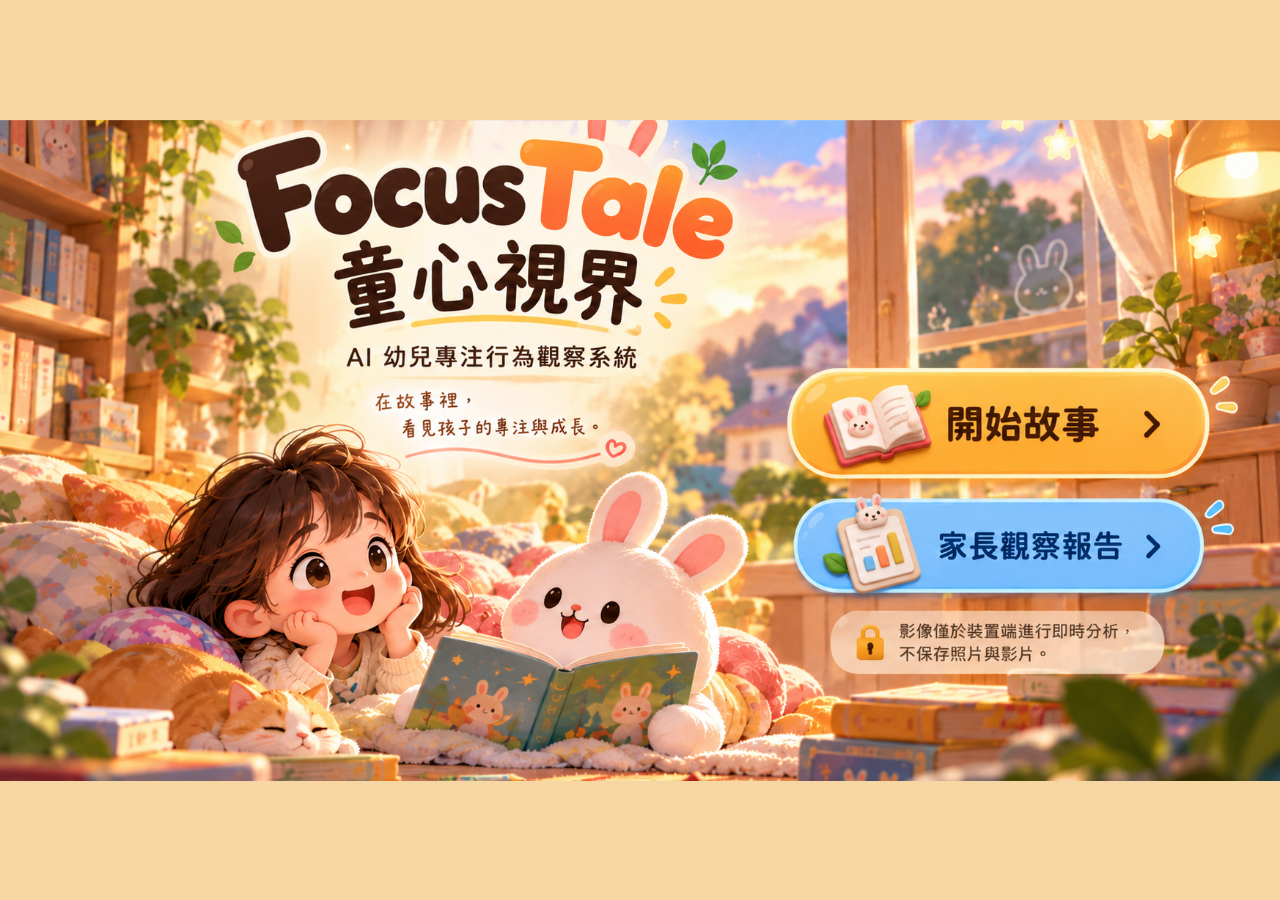
<file: index.html>
<!DOCTYPE html>
<html lang="zh-Hant">

<head>

    <meta charset="UTF-8">

    <meta
        name="viewport"
        content="width=device-width, initial-scale=1.0"
    >

    <title>
        FocusTale｜童心視界
    </title>

    <link
        rel="stylesheet"
        href="style.css"
    >

</head>


<body class="home-body">


    <main class="home">


        <!--
            首頁圖片本身已經有：

            FocusTale
            童心視界
            開始故事
            家長觀察報告

            所以这里只建立透明點擊區。
        -->


        <button
            class="home-hotspot home-story-hotspot"
            onclick="startStory()"
            type="button"
            aria-label="開始故事"
        ></button>


        <button
            class="home-hotspot home-report-hotspot"
            onclick="openReport()"
            type="button"
            aria-label="家長觀察報告"
        ></button>


    </main>


    <script src="app.js"></script>


</body>

</html>
</file>
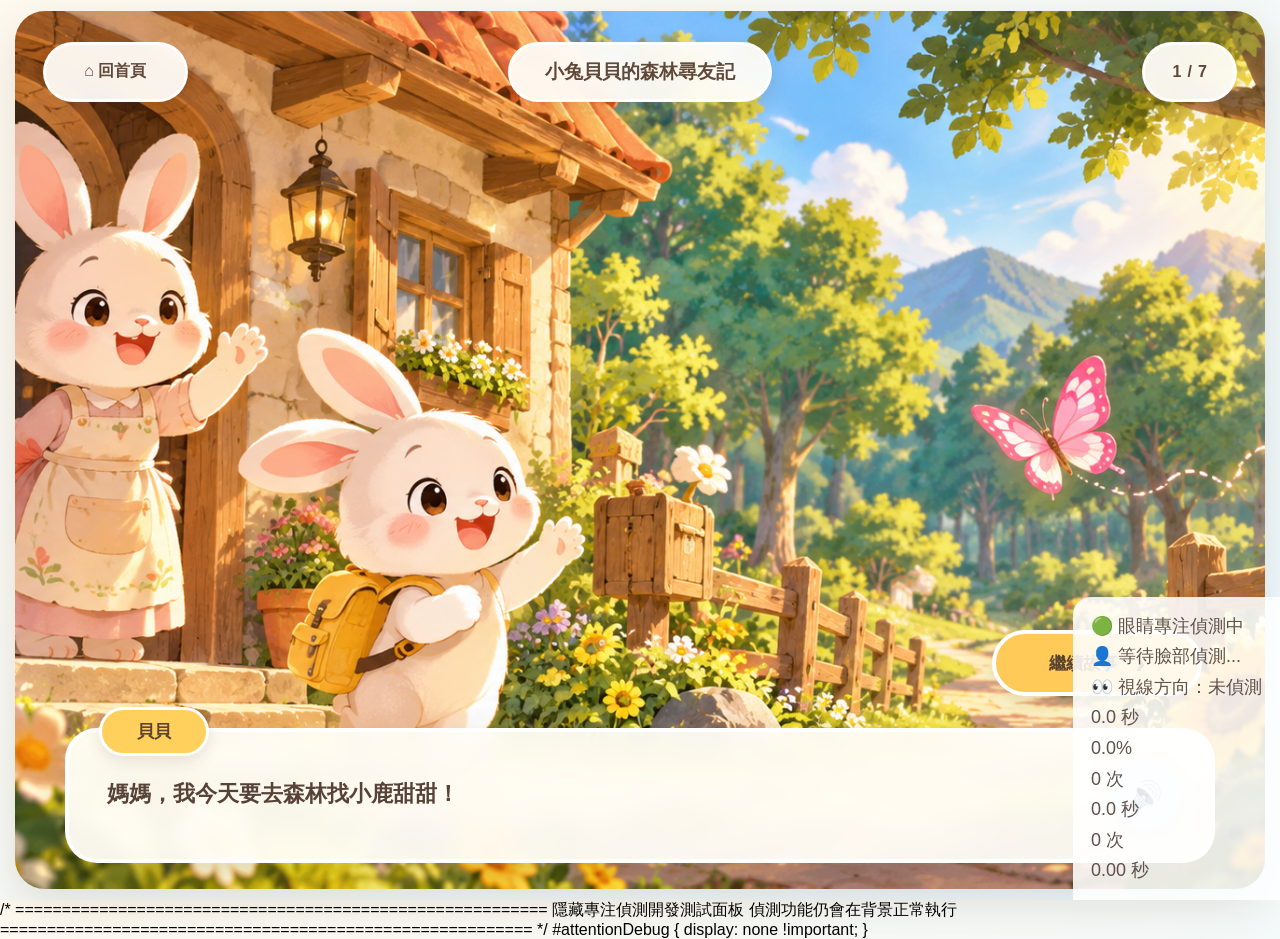
<file: assets/story.html>
<!DOCTYPE html>
<html lang="zh-Hant">

<head>
    <meta charset="UTF-8">

    <meta
        name="viewport"
        content="width=device-width, initial-scale=1.0"
    >

    <title>
        小兔貝貝的森林尋友記｜FocusTale
    </title>

 <link
        rel="stylesheet"
        href="../style.css"
    >

</head>


<body class="story-body">

    <main class="story-page">

        <section
            id="storyScene"
            class="story-scene"
        >

            <!-- ================================
                 場景圖片
            ================================= -->

            <img
                id="sceneImage"
                class="scene-image"
                src="../assets/images/scene1.png"
                alt="小兔貝貝的森林尋友記"
            >


            <!-- ================================
                 左上：回首頁 / 上一頁
            ================================= -->

            <button
                id="backButton"
                class="story-back-button"
                onclick="previousStory()"
                type="button"
                aria-label="回首頁"
            >
                <span id="backButtonText">
                    ⌂ 回首頁
                </span>
            </button>


            <!-- ================================
                 上方故事名稱
            ================================= -->

            <div class="story-name">
                小兔貝貝的森林尋友記
            </div>


            <!-- ================================
                 右上頁碼
            ================================= -->

            <div class="story-page-number">

                <span id="currentPage">
                    1
                </span>

                <span class="page-divider">
                    /
                </span>

                <span id="totalPage">
                    7
                </span>

            </div>


            <!-- ================================
                 第 3 / 4 幕任務條

                 不再使用中央巨大卡片
            ================================= -->

            <div
                id="missionPanel"
                class="mission-panel hidden"
            >

                <div class="mission-info">

                    <div
                        id="missionTitle"
                        class="mission-title"
                    >
                        🔍 幫貝貝找找看
                    </div>

                    <div
                        id="missionDescription"
                        class="mission-description"
                    >
                        甜甜躲在哪裡呢？
                    </div>

                </div>


                <button
                    id="missionButton"
                    class="mission-button"
                    type="button"
                >
                    開始尋找
                </button>

            </div>


            <!-- ================================
                 找禮物時的進度

                 開始找禮物後才出現
            ================================= -->

            <div
                id="giftProgress"
                class="gift-progress hidden"
            >
                🎁 已找到
                <span id="giftCount">
                    0
                </span>
                / 3
            </div>


            <!-- ================================
                 下方對話框
            ================================= -->

            <div
                id="dialogueBox"
                class="dialogue-box"
            >

                <div
                    id="speaker"
                    class="speaker"
                >
                    貝貝
                </div>


                <p
                    id="storyText"
                    class="story-text"
                >
                    媽媽，我今天要去森林找小鹿甜甜！
                </p>


                <button
                    id="voiceButton"
                    class="voice-button"
                    onclick="speakStory()"
                    type="button"
                    aria-label="播放語音"
                    title="播放語音"
                >
                    🔊
                </button>

            </div>


            <!-- ================================
                 繼續故事
            ================================= -->

            <button
                id="nextButton"
                class="story-next-button"
                onclick="nextStory()"
                type="button"
            >

                <span>
                    繼續故事
                </span>

                <span class="story-arrow">
                    ›
                </span>

            </button>


        </section>

    </main>
    <!-- ================================
         專注行為分析：攝影機

         目前先用來測試是否能成功取得鏡頭。
         正式使用時不顯示給小朋友看。
    ================================= -->

    <video
        id="attentionCamera"
        autoplay
        playsinline
        muted
        style="display: none;"
    ></video>


       <!-- ================================
         專注偵測：開發測試狀態
    ================================= -->

   <div
    id="attentionDebug"
    class="attention-debug"
    style="display: none;"
>
    <div id="attentionStatus">
        🟡 正在準備專注偵測...
    </div>

    <div id="faceStatus">
        👤 等待臉部偵測...
    </div>

    <div id="headDirectionStatus">
        👀 頭部方向：未偵測
    </div>

    <div id="focusTimeStatus">
    ⏱️ 面向畫面：0.0 秒
</div>

<div id="focusRatioStatus">
    📊 面向比例：0.0%
</div>


<div id="distractionStatus">
    ↪️ 分心次數：0 次
</div>

<div id="distractionDurationStatus">
    ⏳ 本次分心：0.0 秒
</div>

<div id="reengagementStatus">
    🔄 最近重新投入：尚無資料
</div>

<div id="averageReengagementStatus">
    📊 平均重新投入：尚無資料
</div>

</div> <!-- attentionDebug 結束 -->


<!-- 原本的故事程式 -->
<script src="../app.js"></script>


<!-- 專注行為分析程式 -->
<script
    type="module"
    src="../attention.js"
></script>

</body>

</html>

/* =========================================================
   隱藏專注偵測開發測試面板
   偵測功能仍會在背景正常執行
========================================================= */

#attentionDebug {
    display: none !important;
}
</file>
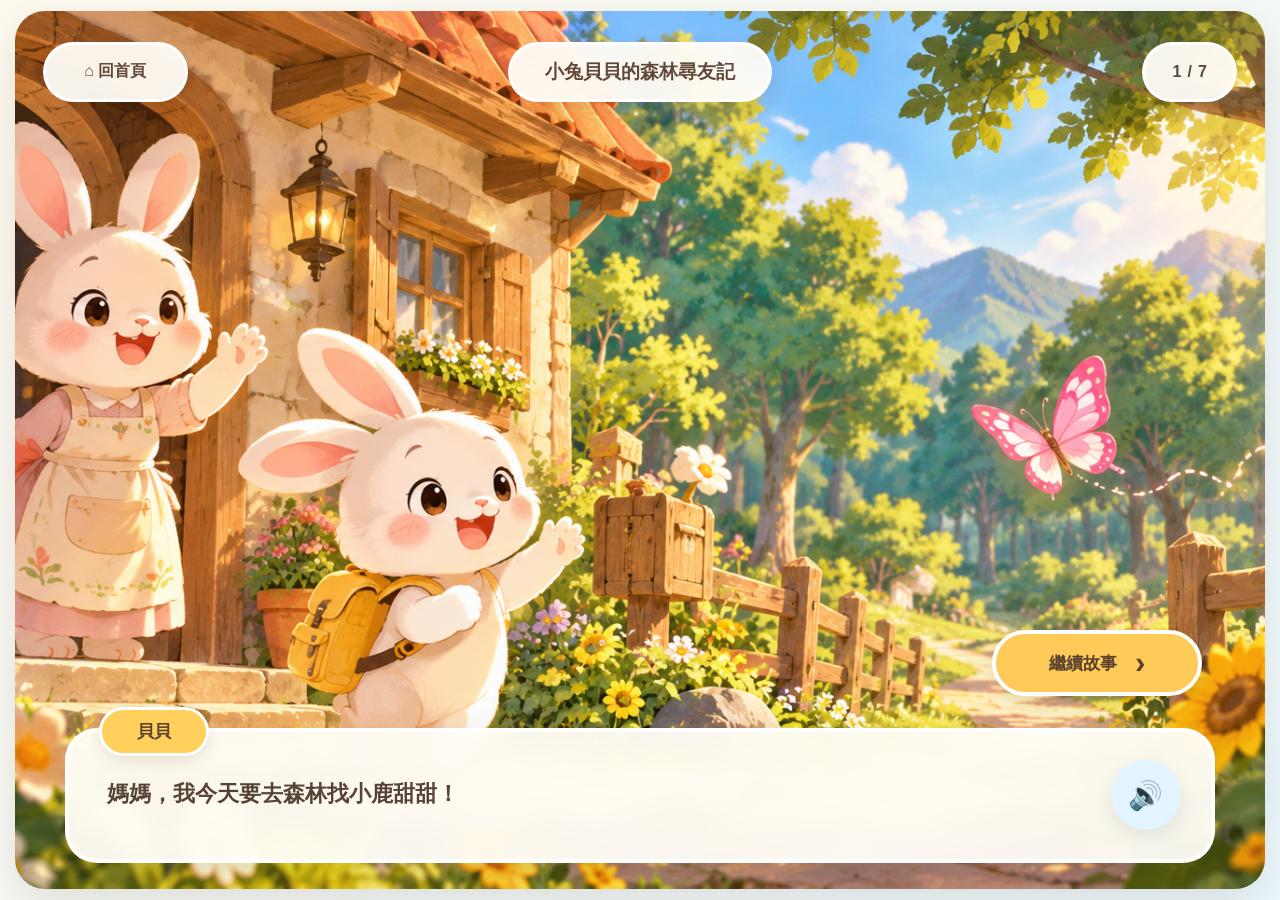
<file: pages/story.html>
<!DOCTYPE html>
<html lang="zh-Hant">

<head>
    <meta charset="UTF-8">

    <meta
        name="viewport"
        content="width=device-width, initial-scale=1.0"
    >

    <title>
        小兔貝貝的森林尋友記｜FocusTale
    </title>

    <link
        rel="stylesheet"
        href="../style.css"
    >
</head>


<body class="story-body">

    <main class="story-page">

        <section
            id="storyScene"
            class="story-scene"
        >

            <!-- ================================
                 場景圖片
            ================================= -->

            <img
                id="sceneImage"
                class="scene-image"
                src="../assets/images/scene1.png"
                alt="小兔貝貝的森林尋友記"
            >


            <!-- ================================
                 左上：回首頁 / 上一頁
            ================================= -->

            <button
                id="backButton"
                class="story-back-button"
                onclick="previousStory()"
                type="button"
                aria-label="回首頁"
            >
                <span id="backButtonText">
                    ⌂ 回首頁
                </span>
            </button>


            <!-- ================================
                 上方故事名稱
            ================================= -->

            <div class="story-name">
                小兔貝貝的森林尋友記
            </div>


            <!-- ================================
                 右上頁碼
            ================================= -->

            <div class="story-page-number">

                <span id="currentPage">
                    1
                </span>

                <span class="page-divider">
                    /
                </span>

                <span id="totalPage">
                    7
                </span>

            </div>


            <!-- ================================
                 第 3 / 4 幕任務條

                 不再使用中央巨大卡片
            ================================= -->

            <div
                id="missionPanel"
                class="mission-panel hidden"
            >

                <div class="mission-info">

                    <div
                        id="missionTitle"
                        class="mission-title"
                    >
                        🔍 幫貝貝找找看
                    </div>

                    <div
                        id="missionDescription"
                        class="mission-description"
                    >
                        甜甜躲在哪裡呢？
                    </div>

                </div>


                <button
                    id="missionButton"
                    class="mission-button"
                    type="button"
                >
                    開始尋找
                </button>

            </div>


            <!-- ================================
                 找禮物時的進度

                 開始找禮物後才出現
            ================================= -->

            <div
                id="giftProgress"
                class="gift-progress hidden"
            >
                🎁 已找到
                <span id="giftCount">
                    0
                </span>
                / 3
            </div>


            <!-- ================================
                 下方對話框
            ================================= -->

            <div
                id="dialogueBox"
                class="dialogue-box"
            >

                <div
                    id="speaker"
                    class="speaker"
                >
                    貝貝
                </div>


                <p
                    id="storyText"
                    class="story-text"
                >
                    媽媽，我今天要去森林找小鹿甜甜！
                </p>


                <button
                    id="voiceButton"
                    class="voice-button"
                    onclick="speakStory()"
                    type="button"
                    aria-label="播放語音"
                    title="播放語音"
                >
                    🔊
                </button>

            </div>


            <!-- ================================
                 繼續故事
            ================================= -->

            <button
                id="nextButton"
                class="story-next-button"
                onclick="nextStory()"
                type="button"
            >

                <span>
                    繼續故事
                </span>

                <span class="story-arrow">
                    ›
                </span>

            </button>


        </section>

    </main>


    <script src="../app.js"></script>

</body>

</html>
</file>
<file: style.css>
/* =========================================================
   FocusTale - style.css
========================================================= */


/* =========================================================
   1. 全域
========================================================= */

* {
    box-sizing: border-box;
}

html,
body {
    width: 100%;
    min-height: 100%;
    margin: 0;
    padding: 0;
}

body {
    font-family:
        "Microsoft JhengHei",
        "Noto Sans TC",
        Arial,
        sans-serif;
}

button {
    font-family: inherit;
}


/* =========================================================
   2. 首頁
   ★ 保留原本整面插畫首頁
========================================================= */

.home-body {
    width: 100vw;
    height: 100vh;

    margin: 0;

    overflow: hidden;

    background: #f7ead6;
}


.home {
    position: relative;

    width: 100vw;
    height: 100vh;

    overflow: hidden;

    background-image:
        url("assets/images/home-bg.png");

    background-size: cover;

    background-position: center;

    background-repeat: no-repeat;
}


/* =========================================================
   3. 首頁透明按鈕
========================================================= */

.home-hotspot {
    position: absolute;

    z-index: 20;

    margin: 0;
    padding: 0;

    border: none;

    background: transparent;

    cursor: pointer;

    -webkit-tap-highlight-color:
        transparent;
}


.home-story-hotspot {
    left: 59.5%;
    top: 39%;

    width: 31%;
    height: 19%;
}


.home-report-hotspot {
    left: 59.5%;
    top: 61%;

    width: 31%;
    height: 17%;
}


.home-hotspot:hover {
    transform: scale(1.02);
}


.home-hotspot:focus-visible {
    outline:
        4px solid white;

    border-radius:
        40px;
}


/* =========================================================
   4. 故事頁 BODY
========================================================= */

.story-body {
    width: 100vw;
    height: 100vh;

    margin: 0;

    overflow: hidden;

    background:
        linear-gradient(
            135deg,
            #fffaf0,
            #edf9ff
        );
}


/* =========================================================
   5. 故事頁外層
========================================================= */

.story-page {
    width: 100vw;
    height: 100vh;

    display: flex;

    align-items: center;
    justify-content: center;

    padding:
        1.2vh
        1.2vw;
}


/* =========================================================
   6. 故事主畫面
========================================================= */

.story-scene {
    position: relative;

    width: 97.6vw;
    height: 97.6vh;

    max-width: none;

    overflow: hidden;

    border-radius: 30px;

    background: #e9f4df;

    box-shadow:
        0 15px 45px
        rgba(74, 54, 35, 0.14);
}


/* =========================================================
   7. 故事圖片
========================================================= */

.scene-image {
    position: absolute;

    inset: 0;

    z-index: 1;

    width: 100%;
    height: 100%;

    object-fit: cover;

    object-position: center;

    display: block;

    user-select: none;

    -webkit-user-drag: none;
}


/* =========================================================
   8. 左上按鈕
========================================================= */

.story-back-button {
    position: absolute;

    z-index: 50;

    top: 3.5%;
    left: 2.2%;

    min-width: 145px;
    height: 60px;

    padding:
        0
        24px;

    border:
        3px solid
        rgba(255, 255, 255, 0.95);

    border-radius: 999px;

    background:
        rgba(255, 253, 248, 0.94);

    color: #604737;

    font-size:
        clamp(
            16px,
            1.2vw,
            20px
        );

    font-weight: 800;

    cursor: pointer;

    box-shadow:
        0 7px 20px
        rgba(67, 45, 26, 0.13);

    backdrop-filter:
        blur(10px);

    transition:
        transform 0.18s ease,
        box-shadow 0.18s ease;
}


.story-back-button:hover {
    transform:
        translateY(-2px);

    box-shadow:
        0 10px 25px
        rgba(67, 45, 26, 0.18);
}


/* =========================================================
   9. 故事名稱
========================================================= */

.story-name {
    position: absolute;

    z-index: 50;

    top: 3.5%;
    left: 50%;

    transform:
        translateX(-50%);

    min-height: 60px;

    display: flex;

    align-items: center;
    justify-content: center;

    padding:
        0
        34px;

    border:
        3px solid
        rgba(255, 255, 255, 0.9);

    border-radius: 999px;

    background:
        rgba(255, 253, 248, 0.94);

    color: #604737;

    font-size:
        clamp(
            17px,
            1.45vw,
            24px
        );

    font-weight: 900;

    white-space: nowrap;

    box-shadow:
        0 7px 20px
        rgba(67, 45, 26, 0.12);

    backdrop-filter:
        blur(10px);
}


/* =========================================================
   10. 頁碼
========================================================= */

.story-page-number {
    position: absolute;

    z-index: 50;

    top: 3.5%;
    right: 2.2%;

    min-width: 95px;
    height: 60px;

    display: flex;

    align-items: center;
    justify-content: center;

    gap: 6px;

    padding:
        0
        20px;

    border:
        3px solid
        rgba(255, 255, 255, 0.9);

    border-radius: 999px;

    background:
        rgba(255, 253, 248, 0.94);

    color: #604737;

    font-size:
        clamp(
            16px,
            1.25vw,
            21px
        );

    font-weight: 900;

    box-shadow:
        0 7px 20px
        rgba(67, 45, 26, 0.12);

    backdrop-filter:
        blur(10px);
}


/* =========================================================
   11. 對話框
========================================================= */

.dialogue-box {
    position: absolute;

    z-index: 40;

    left: 4%;
    right: 4%;

    bottom: 3%;

    min-height: 135px;

    padding:
        45px
        115px
        28px
        38px;

    border:
        4px solid
        rgba(255, 255, 255, 0.98);

    border-radius: 32px;

    background:
        rgba(255, 253, 247, 0.95);

    box-shadow:
        0 12px 35px
        rgba(66, 44, 26, 0.16);

    backdrop-filter:
        blur(10px);
}


/* =========================================================
   12. 說話者
========================================================= */

.speaker {
    position: absolute;

    top: -25px;
    left: 30px;

    min-width: 110px;

    padding:
        10px
        24px;

    border:
        3px solid white;

    border-radius:
        999px;

    background:
        #ffd05b;

    color:
        #5b422f;

    font-size:
        clamp(
            17px,
            1.3vw,
            21px
        );

    font-weight: 900;

    text-align: center;

    box-shadow:
        0 5px 15px
        rgba(65, 43, 25, 0.12);
}


/* =========================================================
   13. 故事文字
========================================================= */

.story-text {
    margin: 0;

    color:
        #574237;

    font-size:
        clamp(
            21px,
            1.75vw,
            29px
        );

    font-weight: 700;

    line-height: 1.55;
}


/* =========================================================
   14. 語音按鈕
========================================================= */

.voice-button {
    position: absolute;

    top: 50%;
    right: 30px;

    transform:
        translateY(-50%);

    width: 70px;
    height: 70px;

    display: flex;

    align-items: center;
    justify-content: center;

    padding: 0;

    border: none;

    border-radius: 50%;

    background:
        #e1f4ff;

    font-size: 28px;

    cursor: pointer;

    box-shadow:
        0 6px 18px
        rgba(63, 79, 92, 0.12);

    transition:
        transform 0.18s ease;
}


.voice-button:hover {
    transform:
        translateY(-50%)
        scale(1.07);
}


/* =========================================================
   15. 繼續故事
========================================================= */

.story-next-button {
    position: absolute;

    z-index: 55;

    right: 5%;
    bottom: 22%;

    min-width: 210px;
    height: 66px;

    padding:
        0
        28px;

    display: flex;

    align-items: center;
    justify-content: center;

    gap: 18px;

    border:
        4px solid white;

    border-radius: 999px;

    background:
        #ffca58;

    color:
        #59412e;

    font-size:
        clamp(
            16px,
            1.35vw,
            21px
        );

    font-weight: 900;

    cursor: pointer;

    box-shadow:
        0 7px 18px
        rgba(86, 58, 29, 0.15);

    transition:
        transform 0.18s ease;
}


.story-next-button:hover {
    transform:
        translateY(-3px);
}


.story-arrow {
    font-size: 31px;

    line-height: 1;
}


/* =========================================================
   16. 任務條
========================================================= */

.mission-panel {
    position: absolute;

    z-index: 70;

    top: 13%;
    left: 50%;

    transform:
        translateX(-50%);

    width:
        min(
            650px,
            58vw
        );

    min-height: 88px;

    display: flex;

    align-items: center;
    justify-content: space-between;

    gap: 25px;

    padding:
        16px
        18px
        16px
        28px;

    border:
        3px solid
        rgba(255, 255, 255, 0.97);

    border-radius: 28px;

    background:
        rgba(255, 252, 243, 0.95);

    box-shadow:
        0 10px 30px
        rgba(62, 44, 27, 0.18);

    backdrop-filter:
        blur(12px);
}


.mission-info {
    flex: 1;

    min-width: 0;
}


.mission-title {
    margin-bottom: 5px;

    color:
        #594337;

    font-size:
        clamp(
            18px,
            1.45vw,
            23px
        );

    font-weight: 900;
}


.mission-description {
    color:
        #776155;

    font-size:
        clamp(
            14px,
            1.05vw,
            17px
        );

    font-weight: 700;

    line-height: 1.45;
}


/* =========================================================
   17. 任務按鈕
========================================================= */

.mission-button {
    flex-shrink: 0;

    min-width: 150px;
    height: 56px;

    padding:
        0
        24px;

    border: none;

    border-radius: 999px;

    background:
        #ffcb59;

    color:
        #57402f;

    font-size:
        clamp(
            15px,
            1.1vw,
            18px
        );

    font-weight: 900;

    cursor: pointer;

    box-shadow:
        0 5px 0
        rgba(125, 86, 34, 0.15);

    transition:
        transform 0.18s ease;
}


.mission-button:hover {
    transform:
        translateY(-2px);
}


/* =========================================================
   18. 禮物進度
========================================================= */

.gift-progress {
    position: absolute;

    z-index: 65;

    top: 13.5%;
    left: 50%;

    transform:
        translateX(-50%);

    padding:
        13px
        25px;

    border:
        3px solid white;

    border-radius:
        999px;

    background:
        rgba(255, 250, 232, 0.94);

    color:
        #604838;

    font-size:
        clamp(
            16px,
            1.25vw,
            20px
        );

    font-weight: 900;

    box-shadow:
        0 8px 25px
        rgba(70, 48, 28, 0.15);

    pointer-events: none;
}


/* =========================================================
   19. 甜甜點擊區
========================================================= */

.deer-target {
    position: absolute;

    z-index: 35;

    border: none;

    padding: 0;

    background:
        transparent;

    cursor: pointer;

    outline: none;

    -webkit-tap-highlight-color:
        transparent;
}


/* =========================================================
   20. 禮物點擊區
========================================================= */

.gift-target {
    position: absolute;

    z-index: 35;

    border: none;

    padding: 0;

    background:
        transparent;

    cursor: pointer;

    outline: none;

    -webkit-tap-highlight-color:
        transparent;
}


/* =========================================================
   21. 隱藏
========================================================= */

/* =========================================================
   專注偵測後台面板
   僅顯示於右下角
========================================================= */

#attentionDebug {
    display: block !important;

    position: fixed !important;

    right: 0 !important;
    bottom: 0 !important;
    top: auto !important;
    left: auto !important;

    width: auto !important;
    height: auto !important;

    margin: 0 !important;

    padding: 14px 18px !important;

    background: rgba(255, 255, 255, 0.88) !important;

    border: none !important;
    border-radius: 18px 0 0 0 !important;

    box-shadow: none !important;

    z-index: 9999 !important;

    font-size: 18px !important;
    line-height: 1.7 !important;

    color: #5f514b !important;
}


/* =========================================================
   22. 第五幕蝴蝶

   ★ 注意：
   這個選擇器比 .scene-image 更明確，
   所以蝴蝶不會被變成滿版背景。
========================================================= */

#storyScene #flyingButterfly {
    position: absolute;

    z-index: 38;

    /*
       蝴蝶比對話框低，
       但在背景圖上面
    */

    width:
        clamp(
            90px,
            9vw,
            150px
        );

    height: auto;

    max-width: none;

    /*
       一開始藏在右邊外面
    */

    left: 105%;
    top: 20%;

    inset: auto;

    object-fit: contain;

    opacity: 0;

    pointer-events: none;

    user-select: none;

    -webkit-user-drag: none;

    border-radius: 0;
}


/* =========================================================
   23. 蝴蝶開始飛
========================================================= */

#storyScene
#flyingButterfly.butterfly-fly {

    animation:
        butterflyAcrossScene
        6.5s
        ease-in-out
        forwards;

}


/* =========================================================
   24. 蝴蝶飛行路線
========================================================= */

@keyframes butterflyAcrossScene {

    0% {
        left: 105%;
        top: 20%;

        opacity: 0;

        transform:
            translateY(0)
            rotate(-7deg)
            scale(0.85);
    }


    6% {
        opacity: 1;
    }


    18% {
        left: 84%;
        top: 17%;

        opacity: 1;

        transform:
            translateY(-10px)
            rotate(-4deg)
            scale(0.92);
    }


    35% {
        left: 67%;
        top: 24%;

        transform:
            translateY(10px)
            rotate(4deg)
            scale(1);
    }


    52% {
        left: 50%;
        top: 18%;

        transform:
            translateY(-12px)
            rotate(-4deg)
            scale(1);
    }


    68% {
        left: 33%;
        top: 25%;

        transform:
            translateY(10px)
            rotate(4deg)
            scale(0.96);
    }


    84% {
        left: 14%;
        top: 19%;

        opacity: 1;

        transform:
            translateY(-9px)
            rotate(-5deg)
            scale(0.9);
    }


    95% {
        opacity: 1;
    }


    100% {
        left: -15%;
        top: 24%;

        opacity: 0;

        transform:
            translateY(5px)
            rotate(-7deg)
            scale(0.84);
    }
}


/* =========================================================
   25. 平板
========================================================= */

@media (
    max-width: 1000px
) {

    .story-page {
        padding:
            0.8vh
            0.8vw;
    }


    .story-scene {
        width: 98.4vw;
        height: 98.4vh;

        border-radius: 22px;
    }


    .story-back-button {
        min-width: 120px;
        height: 54px;
    }


    .story-name {
        min-height: 54px;

        padding:
            0
            24px;
    }


    .story-page-number {
        height: 54px;
    }


    .dialogue-box {
        left: 3%;
        right: 3%;

        min-height: 125px;

        padding:
            40px
            95px
            22px
            28px;
    }


    .voice-button {
        width: 60px;
        height: 60px;

        right: 22px;
    }


    .story-next-button {
        bottom: 21%;

        min-width: 180px;
        height: 58px;
    }


    .mission-panel {
        width: 70vw;
    }


    #storyScene #flyingButterfly {
        width:
            clamp(
                75px,
                11vw,
                125px
            );
    }
}


/* =========================================================
   26. 手機
========================================================= */

@media (
    max-width: 650px
) {

    .story-page {
        padding: 0;
    }


    .story-scene {
        width: 100vw;
        height: 100vh;

        border-radius: 0;
    }


    .story-name {
        display: none;
    }


    .story-back-button {
        top: 2%;
        left: 3%;

        min-width: 105px;
        height: 48px;

        padding:
            0
            14px;
    }


    .story-page-number {
        top: 2%;
        right: 3%;

        min-width: 75px;
        height: 48px;

        padding:
            0
            13px;
    }


    .mission-panel {
        top: 10%;

        width: 92vw;

        min-height: 80px;

        padding:
            12px
            12px
            12px
            18px;

        gap: 12px;
    }


    .mission-button {
        min-width: 120px;
        height: 50px;

        padding:
            0
            15px;
    }


    .dialogue-box {
        left: 2.5%;
        right: 2.5%;

        bottom: 2%;

        min-height: 125px;

        padding:
            35px
            75px
            18px
            20px;
    }


    .speaker {
        top: -20px;
        left: 18px;

        min-width: 90px;

        padding:
            8px
            16px;
    }


    .story-text {
        font-size:
            clamp(
                17px,
                4.5vw,
                21px
            );
    }


    .voice-button {
        right: 15px;

        width: 54px;
        height: 54px;

        font-size: 23px;
    }


    .story-next-button {
        right: 4%;
        bottom: 20%;

        min-width: 155px;
        height: 52px;

        padding:
            0
            18px;

        gap: 10px;
    }


    .story-arrow {
        font-size: 25px;
    }


    .gift-progress {
        top: 10%;

        padding:
            10px
            18px;
    }


    #storyScene #flyingButterfly {
        width: 80px;
    }
}

/* =========================================================
   第六幕：甜甜的小問題
========================================================= */

.scene6-question {

    position: absolute;

    z-index: 65;

    top: 14%;
    left: 50%;

    transform:
        translateX(-50%);

    width:
        min(
            720px,
            70vw
        );

    padding:
        20px 24px 24px;

    border:
        4px solid
        rgba(255, 255, 255, 0.98);

    border-radius:
        30px;

    background:
        rgba(255, 253, 245, 0.96);

    box-shadow:
        0 12px 35px
        rgba(70, 48, 28, 0.18);

    backdrop-filter:
        blur(12px);

    animation:
        scene6QuestionAppear
        0.35s
        ease
        forwards;
}


/* 標題 */

.scene6-question-title {

    margin-bottom:
        16px;

    color:
        #604737;

    font-size:
        clamp(
            17px,
            1.35vw,
            22px
        );

    font-weight: 900;

    text-align: center;
}


/* 三個選項 */

.scene6-options {

    display: grid;

    grid-template-columns:
        repeat(3, 1fr);

    gap: 16px;
}


/* 單一選項 */

.scene6-option {

    min-height:
        105px;

    display: flex;

    flex-direction:
        column;

    align-items:
        center;

    justify-content:
        center;

    gap: 7px;

    padding:
        12px;

    border:
        3px solid
        #f1dfbf;

    border-radius:
        24px;

    background:
        #fffaf0;

    color:
        #594337;

    cursor:
        pointer;

    box-shadow:
        0 6px 15px
        rgba(70, 48, 28, 0.10);

    transition:
        transform 0.18s ease,
        box-shadow 0.18s ease,
        background 0.18s ease,
        border-color 0.18s ease;
}


/* 滑鼠移上去 */

.scene6-option:hover:not(:disabled) {

    transform:
        translateY(-4px)
        scale(1.02);

    box-shadow:
        0 10px 22px
        rgba(70, 48, 28, 0.16);
}


/* Emoji */

.scene6-option-emoji {

    font-size:
        clamp(
            34px,
            3vw,
            48px
        );

    line-height:
        1;
}


/* 選項文字 */

.scene6-option-text {

    font-size:
        clamp(
            16px,
            1.25vw,
            20px
        );

    font-weight:
        900;
}


/* 玩家選擇 */

.scene6-option.selected {

    border-color:
        #ffca58;

    background:
        #fff1bd;
}


/* 正確答案 */

.scene6-option.correct {

    border-color:
        #8bcf8a;

    background:
        #eaf8e7;
}


/* 作答完成 */

.scene6-option:disabled {

    cursor:
        default;

    opacity:
        0.9;
}


/* =========================================================
   選項出現動畫
========================================================= */

@keyframes scene6QuestionAppear {

    from {

        opacity:
            0;

        transform:
            translateX(-50%)
            translateY(-12px)
            scale(0.96);

    }


    to {

        opacity:
            1;

        transform:
            translateX(-50%)
            translateY(0)
            scale(1);

    }

}


/* =========================================================
   手機
========================================================= */

@media (
    max-width: 650px
) {

    .scene6-question {

        top:
            10%;

        width:
            92vw;

        padding:
            14px;

    }


    .scene6-options {

        gap:
            8px;

    }


    .scene6-option {

        min-height:
            88px;

        padding:
            8px;

        border-radius:
            18px;

    }


    .scene6-option-emoji {

        font-size:
            32px;

    }


}

/* =========================================================
   第七幕：完成訊息
========================================================= */

.scene7-complete-message {
    position: absolute;

    z-index: 70;

    top: 18%;
    left: 50%;

    transform: translateX(-50%);

    padding: 20px 42px;

    border:
        4px solid
        rgba(255, 255, 255, 0.95);

    border-radius: 30px;

    background:
        rgba(255, 250, 235, 0.95);

    color: #604737;

    font-size:
        clamp(24px, 2.2vw, 38px);

    font-weight: 900;

    white-space: nowrap;

    box-shadow:
        0 12px 35px
        rgba(70, 48, 28, 0.20);

    backdrop-filter: blur(10px);

    animation:
        scene7MessageAppear
        0.55s ease forwards;
}


/* =========================================================
   第七幕：完成故事按鈕
========================================================= */

.scene7-finish-button {
    position: absolute;

    z-index: 71;

    top: 31%;
    left: 50%;

    transform: translateX(-50%);

    min-width: 220px;

    padding: 17px 32px;

    border:
        4px solid
        rgba(255, 255, 255, 0.95);

    border-radius: 999px;

    background: #ffca58;

    color: #594337;

    font-size:
        clamp(18px, 1.4vw, 23px);

    font-weight: 900;

    cursor: pointer;

    box-shadow:
        0 8px 20px
        rgba(70, 48, 28, 0.20);

    animation:
        scene7ButtonAppear
        0.45s ease forwards;

    transition:
        transform 0.18s ease,
        box-shadow 0.18s ease;
}


.scene7-finish-button:hover {
    transform:
        translateX(-50%)
        translateY(-3px)
        scale(1.03);

    box-shadow:
        0 12px 26px
        rgba(70, 48, 28, 0.25);
}


/* =========================================================
   第七幕動畫
========================================================= */

@keyframes scene7MessageAppear {

    from {
        opacity: 0;

        transform:
            translateX(-50%)
            translateY(-15px)
            scale(0.95);
    }

    to {
        opacity: 1;

        transform:
            translateX(-50%)
            translateY(0)
            scale(1);
    }
}


@keyframes scene7ButtonAppear {

    from {
        opacity: 0;

        transform:
            translateX(-50%)
            translateY(12px)
            scale(0.95);
    }

    to {
        opacity: 1;

        transform:
            translateX(-50%)
            translateY(0)
            scale(1);
    }
}


/* =========================================================
   手機版
========================================================= */

@media (max-width: 650px) {

    .scene6-question {
        top: 10%;

        width: 92vw;

        padding: 14px;
    }


    .scene6-options {
        gap: 8px;
    }


    .scene6-option {
        min-height: 88px;

        padding: 8px;

        border-radius: 18px;
    }


    .scene6-option-emoji {
        font-size: 32px;
    }


    .scene7-complete-message {
        top: 14%;

        max-width: 90vw;

        padding: 16px 20px;

        white-space: normal;

        text-align: center;
    }


    .scene7-finish-button {
        top: 30%;

        min-width: 190px;
    }

}

/* =========================================================
   第三、第四幕：尋找遊戲霧化轉場
========================================================= */

/* 霧 */
.search-fog {
    position: absolute;
    inset: 0;

    z-index: 80;

    background:
        radial-gradient(
            circle at center,
            rgba(255, 255, 255, 0.72),
            rgba(245, 248, 250, 0.90)
        );

    backdrop-filter: blur(12px);
    -webkit-backdrop-filter: blur(12px);

    opacity: 0;
    pointer-events: none;

    transition: opacity 0.7s ease;
}


/* 霧出現 */
.search-fog.show {
    opacity: 1;
}


/* 開始尋找按鈕：預設隱藏 */
.search-start-button {
    position: absolute !important;

    left: 50% !important;
    top: 45% !important;

    transform: translate(-50%, -50%) !important;

    z-index: 999999 !important;

    display: none !important;
    visibility: hidden !important;
    opacity: 0 !important;

    width: auto !important;
    height: auto !important;

    padding: 22px 50px !important;

    border: 4px solid #ffffff !important;
    border-radius: 999px !important;

    background: #ffc94d !important;

    color: #5b432f !important;

    font-size: 30px !important;
    font-weight: 900 !important;

    line-height: 1.2 !important;

    cursor: pointer !important;

    box-shadow:
        0 8px 25px rgba(0, 0, 0, 0.25) !important;
}


/* JS 加上 show 時才顯示 */
.search-start-button.show {
    display: block !important;
    visibility: visible !important;
    opacity: 1 !important;

    pointer-events: auto !important;

    transform:
        translate(-50%, -50%) !important;
}


/* 搜尋時隱藏故事字幕 */
.search-mode .dialogue-box {
    opacity: 0;
    pointer-events: none;
}


/* 如果你的字幕 class 是 story-dialogue，也一起處理 */
.search-mode .story-dialogue {
    opacity: 0;
    pointer-events: none;
}

/* =========================================================
   搜尋霧
========================================================= */

.search-fog {
    position: absolute;
    inset: 0;
    z-index: 80;
    pointer-events: none;
    opacity: 0;

    backdrop-filter: blur(18px);
    -webkit-backdrop-filter: blur(18px);

    background: rgba(255, 255, 255, 0.35);

    transition: opacity 0.7s ease;
}

.search-fog.show {
    opacity: 1;
}



/* =========================================================
   專注偵測：開發測試狀態
========================================================= */

.attention-debug {

    position: fixed;

    right: 20px;
    bottom: 20px;

    z-index: 10000;

    padding: 12px 18px;

    background: rgba(255, 255, 255, 0.92);

    border-radius: 16px;

    box-shadow:
        0 4px 16px rgba(0, 0, 0, 0.18);

    font-size: 15px;

    line-height: 1.8;

    color: #4f4035;

    pointer-events: none;
}

/* =========================================================
   FocusTale
   專注分析報告
========================================================= */

.attention-chart-container {
    position: relative;
    width: 100%;
    height: 360px;
}

/* =========================================================
   FocusTale
   報告頁－本次閱讀摘要
========================================================= */

.report-summary-cards {
    width: 100%;
    display: grid;
    grid-template-columns: repeat(4, 1fr);
    gap: 18px;
    margin: 24px 0;
}


.summary-card {
    display: flex;
    align-items: center;
    gap: 16px;

    padding: 22px 24px;

    background: rgba(255, 255, 255, 0.92);

    border: 1px solid rgba(255, 255, 255, 0.8);
    border-radius: 22px;

    box-shadow:
        0 8px 24px rgba(65, 80, 110, 0.10);

    transition:
        transform 0.2s ease,
        box-shadow 0.2s ease;
}


.summary-card:hover {
    transform: translateY(-3px);

    box-shadow:
        0 12px 28px rgba(65, 80, 110, 0.15);
}


.summary-icon {
    width: 54px;
    height: 54px;

    flex-shrink: 0;

    display: flex;
    align-items: center;
    justify-content: center;

    font-size: 28px;

    background: #fff7df;

    border-radius: 16px;
}


.summary-content {
    min-width: 0;
}


.summary-label {
    margin-bottom: 6px;

    color: #777;

    font-size: 14px;
    font-weight: 600;
}


.summary-value {
    color: #40382f;

    font-size: 24px;
    font-weight: 800;

    white-space: nowrap;
}


/* ---------------------------------------------------------
   平板
--------------------------------------------------------- */

@media (max-width: 1000px) {

    .report-summary-cards {
        grid-template-columns:
            repeat(2, 1fr);
    }

}


/* ---------------------------------------------------------
   手機
--------------------------------------------------------- */

@media (max-width: 600px) {

    .report-summary-cards {
        grid-template-columns:
            1fr;
    }

}

/* =========================================================
   報告頁四格統計卡片 Final 風格
========================================================= */

.report-summary-cards {
    display: grid;
    grid-template-columns: repeat(2, 1fr);
    gap: 24px;

    width: 100%;
    margin: 30px 0;
}


/* 四張卡片共同設定 */

.summary-card {
    min-height: 190px;

    display: flex;
    align-items: center;

    padding: 30px 45px;

    border-radius: 35px;

    border: none;

    box-shadow:
        0 12px 30px rgba(70, 70, 90, 0.12);
}


/* 第一張：閱讀時間 */

.summary-card:nth-child(1) {
    background:
        linear-gradient(
            135deg,
            #fff8e7,
            #ffe5a6
        );
}


/* 第二張：專注比例 */

.summary-card:nth-child(2) {
    background:
        linear-gradient(
            135deg,
            #fff2f7,
            #ffd5e5
        );
}


/* 第三張：分心次數 */

.summary-card:nth-child(3) {
    background:
        linear-gradient(
            135deg,
            #eef7ff,
            #cfe5ff
        );
}


/* 第四張：平均重新投入 */

.summary-card:nth-child(4) {
    background:
        linear-gradient(
            135deg,
            #f0fff5,
            #d4f3df
        );
}


/* 左邊圖示 */

.summary-icon {
    width: 110px;
    height: 110px;

    display: flex;
    align-items: center;
    justify-content: center;

    flex-shrink: 0;

    margin-right: 30px;

    font-size: 65px;

    background: transparent;
}


/* 右邊文字 */

.summary-content {
    flex: 1;
}


/* 閱讀時間、專注比例... */

.summary-label {
    margin-bottom: 12px;

    font-size: 25px;
    font-weight: 800;

    color: #554b43;
}


/* 2分3秒、40.4%... */

.summary-value {
    font-size: 48px;
    font-weight: 900;

    color: #40382f;

    line-height: 1.1;
}


/* 平板 */

@media (max-width: 900px) {

    .report-summary-cards {
        grid-template-columns: 1fr;
    }

}


/* =========================================================
   FocusTale
   六大行為分析卡片
========================================================= */

.behavior-analysis-section {
    width: 100%;
    margin-top: 40px;
    margin-bottom: 50px;
}


/* 標題區 */

.behavior-analysis-header {
    margin-bottom: 24px;
}

.behavior-analysis-header h2 {
    margin: 0 0 8px;

    font-size: 28px;
    font-weight: 800;

    color: #40382f;
}

.behavior-analysis-header p {
    margin: 0;

    font-size: 15px;

    color: #777;
}


/* =========================================================
   六張卡片排列
========================================================= */

.behavior-analysis-grid {
    display: grid;

    grid-template-columns:
        repeat(3, 1fr);

    gap: 22px;
}


/* =========================================================
   單張卡片
========================================================= */

.behavior-card {
    min-height: 220px;

    padding: 28px;

    border: none;
    border-radius: 30px;

    box-shadow:
        0 10px 28px rgba(70, 70, 90, 0.10);

    transition:
        transform 0.2s ease,
        box-shadow 0.2s ease;
}


.behavior-card:hover {
    transform:
        translateY(-4px);

    box-shadow:
        0 14px 32px rgba(70, 70, 90, 0.15);
}


/* =========================================================
   六張卡片不同背景
========================================================= */

/* ① 持續注意 */

.behavior-card:nth-child(1) {
    background:
        linear-gradient(
            135deg,
            #fff9e8,
            #ffedbd
        );
}


/* ② 分心事件 */

.behavior-card:nth-child(2) {
    background:
        linear-gradient(
            135deg,
            #fff1f6,
            #ffd9e7
        );
}


/* ③ 重新投入 */

.behavior-card:nth-child(3) {
    background:
        linear-gradient(
            135deg,
            #eef7ff,
            #d5e9ff
        );
}


/* ④ 視覺方向 */

.behavior-card:nth-child(4) {
    background:
        linear-gradient(
            135deg,
            #f0fff5,
            #d9f4e3
        );
}


/* ⑤ 任務反應 */

.behavior-card:nth-child(5) {
    background:
        linear-gradient(
            135deg,
            #f8f1ff,
            #e9d9ff
        );
}


/* ⑥ 故事理解 */

.behavior-card:nth-child(6) {
    background:
        linear-gradient(
            135deg,
            #fff6ec,
            #ffe0c2
        );
}


/* =========================================================
   卡片圖示
========================================================= */

.behavior-card-icon {
    width: 58px;
    height: 58px;

    display: flex;
    align-items: center;
    justify-content: center;

    margin-bottom: 18px;

    font-size: 34px;

    background:
        rgba(255, 255, 255, 0.65);

    border-radius: 18px;
}


/* =========================================================
   卡片文字
========================================================= */

.behavior-card-content h3 {
    margin:
        0 0 12px;

    font-size: 20px;
    font-weight: 800;

    color: #554b43;
}


.behavior-card-value {
    margin-bottom: 14px;

    font-size: 28px;
    font-weight: 900;

    line-height: 1.45;

    color: #40382f;
}


.behavior-card-content p {
    margin: 0;

    font-size: 14px;

    line-height: 1.6;

    color: #746c65;
}


/* =========================================================
   平板
========================================================= */

@media (max-width: 1000px) {

    .behavior-analysis-grid {
        grid-template-columns:
            repeat(2, 1fr);
    }

}


/* =========================================================
   手機
========================================================= */

@media (max-width: 600px) {

    .behavior-analysis-grid {
        grid-template-columns:
            1fr;
    }

}


/* =========================================================
   Chart.js 圖表位置
========================================================= */

.long-term-chart-container {
    position: absolute;

    /* 圖片裡藍色大框的位置 */
    left: 6%;
    top: 52%;

    width: 88%;
    height: 40%;

    z-index: 2;

    background: transparent;
}


.long-term-chart-container canvas {
    width: 100% !important;
    height: 100% !important;

    background: transparent !important;
}
/* =========================================================
   長期趨勢切換按鈕
========================================================= */

.history-chart-tabs {
    display: flex;
    flex-wrap: wrap;

    gap: 12px;

    margin-bottom: 26px;
}


.history-tab {
    padding: 12px 20px;

    border: none;
    border-radius: 18px;

    background: #f4f4f4;

    color: #625b55;

    font-size: 16px;
    font-weight: 700;

    cursor: pointer;

    transition:
        transform 0.2s ease,
        background 0.2s ease,
        box-shadow 0.2s ease;
}


.history-tab:hover {
    transform: translateY(-2px);

    background: #fff3d5;
}


.history-tab.active {
    background: #ffe7a8;

    color: #604619;

    box-shadow:
        0 5px 14px rgba(90, 70, 30, 0.12);
}


/* 手機 */

@media (max-width: 600px) {

    .history-chart-tabs {
        display: grid;

        grid-template-columns: 1fr;
    }


    .history-tab {
        width: 100%;
    }

}

/* =========================================================
   FocusTale
   報告頁－回首頁按鈕
========================================================= */

.report-home-button {
    display: inline-flex;
    align-items: center;
    justify-content: center;

    gap: 8px;

    padding: 12px 20px;

    background: #ffffff;

    border: 2px solid #f1dfbd;
    border-radius: 999px;

    color: #5b4a3c;

    font-size: 16px;
    font-weight: 700;

    cursor: pointer;

    box-shadow:
        0 5px 16px rgba(90, 70, 50, 0.10);

    transition:
        transform 0.2s ease,
        box-shadow 0.2s ease,
        background 0.2s ease;
}


.report-home-button:hover {
    transform: translateY(-2px);

    background: #fff8e8;

    box-shadow:
        0 8px 20px rgba(90, 70, 50, 0.15);
}


.report-home-button:active {
    transform: translateY(0);
}


/* =========================================================
   FocusTale
   報告頁頂部區域
========================================================= */

.report-header {
    display: flex;
    align-items: center;
    justify-content: space-between;

    gap: 30px;

    margin: 24px 0 36px;
    padding: 26px 32px;

    background:
        linear-gradient(
            135deg,
            rgba(255, 250, 240, 0.96),
            rgba(255, 245, 224, 0.92)
        );

    border: 2px solid rgba(230, 200, 155, 0.45);
    border-radius: 30px;

    box-shadow:
        0 10px 30px rgba(100, 75, 45, 0.10);
}


/* 標題 */

.report-header h1 {
    margin: 0 0 8px;

    font-size: 34px;
    font-weight: 800;

    color: #4f4035;
}


/* 副標題 */

.report-header p {
    margin: 0;

    font-size: 17px;
    line-height: 1.6;

    color: #817267;
}


/* =========================================================
   回首頁按鈕
========================================================= */

.report-home-button {
    flex-shrink: 0;

    padding: 14px 24px;

    border: 2px solid rgba(190, 165, 135, 0.35);
    border-radius: 999px;

    background:
        rgba(255, 255, 255, 0.88);

    color: #59493e;

    font-size: 16px;
    font-weight: 700;

    cursor: pointer;

    box-shadow:
        0 5px 15px rgba(80, 60, 40, 0.08);

    transition:
        transform 0.2s ease,
        box-shadow 0.2s ease,
        background 0.2s ease;
}


.report-home-button:hover {
    transform: translateY(-2px);

    background: #ffffff;

    box-shadow:
        0 8px 20px rgba(80, 60, 40, 0.13);
}


.report-home-button:active {
    transform: translateY(0);
}


/* =========================================================
   小螢幕
========================================================= */

@media (max-width: 700px) {

    .report-header {
        align-items: flex-start;
        flex-direction: column;

        padding: 22px;
    }


    .report-header h1 {
        font-size: 28px;
    }


    .report-home-button {
        width: 100%;
    }

}

/* =========================================================
   FocusTale 新首頁
========================================================= */

.home-body {
    margin: 0;

    width: 100vw;
    height: 100vh;

    overflow: hidden;

    background: #f6d6a3;
}


/* =========================================================
   首頁完整畫面
========================================================= */

.home {
    position: relative;

    width: 100vw;
    height: 100vh;

    background-image:
        url("./assets/images/home.png");

    background-repeat:
        no-repeat;

    background-position:
        center center;

    background-size:
        contain;

    background-color:
        #f6d6a3;
}


/* =========================================================
   透明點擊區
========================================================= */

.home-hotspot {
    position: absolute;

    padding: 0;

    border: none;

    background: transparent;

    cursor: pointer;

    z-index: 10;
}


/* =========================================================
   開始故事
========================================================= */

.home-story-hotspot {
    left: 60.5%;
    top: 37.5%;

    width: 33%;
    height: 16%;
}


.home-report-hotspot {
    left: 61.5%;
    top: 58%;

    width: 31%;
    height: 13%;

}

/* =========================================================
   =========================================================
   FocusTale
   新版閱讀專注分析報告
   =========================================================
   ========================================================= */


/* =========================================================
   報告頁基本設定
========================================================= */

.report-body {
    margin: 0;

    width: 100%;

    background:
        #fffaf2;

    overflow-x:
        hidden;
}


.report-page {
    width: 100%;

    max-width:
        none;

    margin: 0;

    padding: 0;
}



/* =========================================================
   ① 閱讀專注分析

   使用：
   assets/images/report-summary.png
========================================================= */

.report-summary-section {
    position: relative;

    width: 100%;

    aspect-ratio:
        1920 / 768;

    margin: 0;

    padding: 0;

    background-image:
        url("assets/images/report-summary.png");

    background-repeat:
        no-repeat;

    background-position:
        center;

    background-size:
        100% 100%;
}



/* =========================================================
   回首頁

   圖片裡已經畫好按鈕，
   所以真正 HTML 按鈕透明覆蓋在上面
========================================================= */

.report-home-button {
    position: absolute;

    top: 11%;

    right: 3%;

    width: 15%;

    height: 13%;


    padding: 0;

    margin: 0;


    border:
        none;

    border-radius:
        999px;


    background:
        transparent;


    color:
        transparent;


    font-size:
        0;


    cursor:
        pointer;


    z-index:
        20;
}



/* 滑鼠移到首頁按鈕 */

.report-home-button:hover {
    background:
        rgba(
            255,
            255,
            255,
            0.12
        );
}



/* =========================================================
   四個摘要數據位置
========================================================= */

.report-summary-values {
    position: absolute;

    left: 2.7%;

    right: 2.7%;

    top: 32%;

    bottom: 4%;


    display: grid;


    grid-template-columns:
        repeat(
            2,
            1fr
        );


    grid-template-rows:
        repeat(
            2,
            1fr
        );


    column-gap:
        2.5%;


    row-gap:
        5%;
}



/* 每一格 */

.summary-value-position {
    position: relative;
}



/* =========================================================
   摘要數字
========================================================= */

.summary-value-position
.summary-value {

    position: absolute;


    /*
        圖片中：

        左邊是兔兔，
        右邊才是數值框

        所以數值往右放
    */

    left: 42%;

    top: 53%;


    transform:
        translateY(-50%);


    margin: 0;


    color:
        #4d3428;


    font-size:
        clamp(
            28px,
            3.2vw,
            62px
        );


    font-weight:
        800;


    line-height:
        1;


    white-space:
        nowrap;
}



/* =========================================================
   ② 專注時間趨勢

   使用：
   report-attention-chart.png
========================================================= */

.report-attention-section {
    position: relative;

    width: 100%;


    aspect-ratio:
        1920 / 800;


    margin: 0;

    padding: 0;


    background-image:
        url("assets/images/report-attention-chart.png");


    background-repeat:
        no-repeat;


    background-position:
        center;


    background-size:
        100% 100%;
}



/* =========================================================
   專注時間趨勢真正圖表位置
========================================================= */

.attention-chart-container {
    position: absolute;


    left: 6%;

    right: 5%;


    top: 40%;

    bottom: 8%;


    width:
        auto;

    height:
        auto;


    padding:
        18px 24px;


    box-sizing:
        border-box;


    border-radius:
        30px;


    background:
        rgba(
            255,
            255,
            255,
            0.35
        );
}



/* Chart.js */

.attention-chart-container canvas {
    width:
        100% !important;

    height:
        100% !important;
}



/* =========================================================
   ③ 六大行為分析

   使用：
   report-behavior.png
========================================================= */

.behavior-analysis-section {
    position: relative;


    width:
        100%;


    aspect-ratio:
        1920 / 860;


    margin:
        0;


    padding:
        0;


    background-image:
        url("assets/images/report-behavior.png");


    background-repeat:
        no-repeat;


    background-position:
        center;


    background-size:
        100% 100%;
}



/* =========================================================
   六大行為卡片定位
========================================================= */

.behavior-analysis-grid {
    position: absolute;


    left:
        1%;

    right:
        1%;


    top:
        30%;

    bottom:
        2%;


    display:
        grid;


    grid-template-columns:
        repeat(
            3,
            1fr
        );


    grid-template-rows:
        repeat(
            2,
            1fr
        );


    column-gap:
        1%;


    row-gap:
        2%;
}



/* =========================================================
   六大行為單一卡片

   背景圖片已經有卡片，
   HTML 只負責顯示數值
========================================================= */

.behavior-card {
    position:
        relative;


    margin:
        0;


    padding:
        0;


    background:
        transparent !important;


    border:
        none !important;


    border-radius:
        0;


    box-shadow:
        none !important;
}



/* =========================================================
   六大行為數值
========================================================= */

.behavior-card-value {
    position:
        absolute;


    /*
        每張圖片卡片：

        左側兔兔
        右側白色數據框
    */

    left:
        47%;


    top:
        49%;


    transform:
        translateY(-50%);


    width:
        48%;


    color:
        #493126;


    font-size:
        clamp(
            20px,
            2vw,
            38px
        );


    font-weight:
        800;


    line-height:
        1.45;


    white-space:
        nowrap;
}



/* =========================================================
   第五張：任務反應

   兩行文字，
   所以字稍微縮小
========================================================= */

.behavior-card:nth-child(5)
.behavior-card-value {

    font-size:
        clamp(
            16px,
            1.5vw,
            29px
        );


    line-height:
        1.55;
}




/* =========================================================
   ④ 長期閱讀趨勢
========================================================= */

.long-term-section {
    position: relative;

    width: 100%;

    aspect-ratio: 1920 / 820;

    margin: 0;
    padding: 0;

    background-size: 100% 100% !important;
    background-repeat: no-repeat !important;
    background-position: center top !important;

    overflow: hidden;
}


/* =========================================================
   三種長期趨勢背景
========================================================= */

/* 專注比例 */
.long-term-section.history-focus {
    background-image:
        url("assets/images/report-history-focus.png") !important;
}

/* 分心次數 */
.long-term-section.history-distraction {
    background-image:
        url("assets/images/report-history-distraction.png") !important;
}

/* 重新投入 */
.long-term-section.history-reengagement {
    background-image:
        url("assets/images/report-history-reengagement.png") !important;
}


/* =========================================================
   長期趨勢三個切換按鈕
========================================================= */

.history-chart-tabs {
    position: absolute;

    top: 27%;
    left: 3%;

    width: 54%;
    height: 11%;

    display: grid;

    grid-template-columns:
        repeat(3, 1fr);

    gap: 1%;

    margin: 0;

    z-index: 20;

    background: transparent !important;
    background-image: none !important;
}


/* =========================================================
   透明按鈕
========================================================= */

.history-tab {
    width: 100%;
    height: 100%;

    margin: 0;
    padding: 0;

    border: none !important;
    border-radius: 999px;

    background: transparent !important;
    background-image: none !important;

    box-shadow: none !important;

    color: transparent !important;

    font-size: 0;

    cursor: pointer;
}


/* 滑鼠移入 */

.history-tab:hover {
    background:
        rgba(
            255,
            255,
            255,
            0.10
        ) !important;
}


/* active */

.history-tab.active {
    background:
        rgba(
            255,
            255,
            255,
            0.08
        ) !important;
}


/* =========================================================
   長期趨勢圖
========================================================= */

.long-term-chart-container {
    position: absolute;

    left: 6%;
    right: 5%;

    top: 50%;
    bottom: 5%;

    width: auto;
    height: auto;

    padding: 15px 22px;

    box-sizing: border-box;

    border-radius: 30px;

    background:
        rgba(
            255,
            255,
            255,
            0.35
        );
}


/* Chart.js */

.long-term-chart-container canvas {
    width: 100% !important;
    height: 100% !important;
}


/* =========================================================
   平板
========================================================= */

@media (
    max-width: 900px
) {

    .summary-value-position
    .summary-value {

        font-size:
            clamp(
                20px,
                3.3vw,
                38px
            );

    }


    .behavior-card-value {

        font-size:
            clamp(
                15px,
                2vw,
                25px
            );

    }


    .behavior-card:nth-child(5)
    .behavior-card-value {

        font-size:
            clamp(
                12px,
                1.5vw,
                20px
            );

    }


    .behavior-card:nth-child(6)
    .behavior-card-value {

        font-size:
            clamp(
                11px,
                1.3vw,
                18px
            );

    }

}



/* =========================================================
   手機

   保持整張設計圖比例，
   避免圖片和動態數值分離
========================================================= */

@media (
    max-width: 600px
) {

    .report-page {

        min-width:
            600px;

    }


    .report-body {

        overflow-x:
            auto;

    }

}

/* =========================================================
   六大行為分析：數值精準定位
========================================================= */

.behavior-analysis-section {
    position: relative;
}

.behavior-analysis-grid {
    position: absolute;
    left: 0;
    right: 0;
    top: 30%;
    bottom: 0;

    display: grid;
    grid-template-columns: repeat(3, 1fr);
    grid-template-rows: repeat(2, 1fr);

    pointer-events: none;
}

.behavior-card {
    position: relative;

    background: transparent !important;
    border: none !important;
    box-shadow: none !important;

    min-height: 0;
}

/* 圖示、標題、說明都已經畫在背景圖 */
.behavior-card-icon,
.behavior-card h3,
.behavior-card p {
    display: none !important;
}

/* 一般數值 */
.behavior-card-value {
    position: absolute;

    left: 47%;
    top: 47%;

    width: 40%;

    transform: translateY(-50%);

    text-align: center;

    font-size: clamp(24px, 2vw, 42px);
    font-weight: 500;
    line-height: 1.25;

    color: #4b2c1f;
}


/* =========================================================
   閱讀摘要－數字精準定位
========================================================= */

.report-summary-cards {
    position: relative;
}

.summary-card {
    position: relative;

    background: transparent !important;
    border: none !important;
    box-shadow: none !important;

    padding: 0 !important;
}

/* 背景圖已經有圖示與標題 */
.summary-icon,
.summary-label {
    display: none !important;
}


/* 清除原本 summary-content 的位置 */
.summary-content {
    position: static !important;
}


/* =========================================================
   閱讀專注分析－四個數字最終位置
========================================================= */

.report-summary-section .report-summary-values .summary-value-position {
    position: relative;
}

.report-summary-section
.report-summary-values
.summary-value-position
.summary-value {
    position: absolute;

    left: 42%;
    top: 70%;

    transform: translateY(-50%);

    margin: 0;

    color: #4d3428;

    font-size: clamp(28px, 3.2vw, 62px);
    font-weight: 500;

    line-height: 1;
    white-space: nowrap;
}

/* =========================================================
   只調整下面兩格數值位置
========================================================= */

/* 左下：分心次數 */
.summary-value-position:nth-child(3) .summary-value {
    top: 60% !important;
}

/* 右下：平均重新投入 */
.summary-value-position:nth-child(4) .summary-value {
    top: 60% !important;
}


/* =========================================================
   六大行為分析－動態數值精準定位
========================================================= */

/* 所有卡片 */
.behavior-card {
    position: relative;
}

/* 所有動態資料 */
.behavior-card-value {
    position: absolute !important;
    margin: 0 !important;

    color: #4b2c1f;
    font-weight: 500;

    transform: translate(-50%, -50%) !important;
}


/* =========================
   ① 持續注意
========================= */

.behavior-card:nth-child(1) .behavior-card-value {
    left: 70% !important;
    top: 48% !important;

    font-size: clamp(22px, 2.2vw, 42px);
}


/* =========================
   ② 分心事件
========================= */

.behavior-card:nth-child(2) .behavior-card-value {
    left: 63% !important;
    top: 49% !important;

    font-size: clamp(22px, 2.2vw, 42px);
}


/* =========================
   ③ 重新投入
========================= */

.behavior-card:nth-child(3) .behavior-card-value {
    left: 61% !important;
    top: 49% !important;

    font-size: clamp(22px, 2.2vw, 42px);
}


/* =========================
   ④ 視覺方向
========================= */

.behavior-card:nth-child(4) .behavior-card-value {
    left: 70% !important;
    top: 38% !important;

    font-size: clamp(22px, 2.2vw, 42px);
}


/* =========================
   ⑤ 任務反應
========================= */

.behavior-card:nth-child(5) .behavior-card-value {
    left: 73% !important;
    top: 38% !important;

    width: 43%;

    font-size: clamp(14px, 1.45vw, 26px);
    line-height: 1.8;

    text-align: left;

    transform: translate(-50%, -50%) !important;
}


/* =========================================================
   第六張：故事理解
========================================================= */

.behavior-card:nth-child(6) #behaviorComprehension {
    position: absolute !important;

    left: 47% !important;
    top: 25% !important;

    width: 43% !important;
    height: 50% !important;

    transform: none !important;

    margin: 0 !important;
    padding: 0 !important;

    color: #4b2c1f !important;
    font-size: clamp(14px, 1.25vw, 24px) !important;
    font-weight: 500 !important;
}


/* 第一格：回答正確 / 回答錯誤 */

#comprehensionResult {
    position: absolute !important;

    left: 8% !important;
    top: -25% !important;

    width: 100% !important;
    height: 27% !important;

    display: flex !important;
    align-items: center !important;

    padding-left: 10% !important;
    box-sizing: border-box !important;

    white-space: nowrap !important;
}


/* 第二格：選擇 */

#comprehensionAnswer {
    position: absolute !important;

    left: 8% !important;
    top: 15% !important;

    width: 100% !important;
    height: 27% !important;

    display: flex !important;
    align-items: center !important;

    padding-left: 10% !important;
    box-sizing: border-box !important;

    white-space: nowrap !important;
}


/* 第三格：反應時間 */

#comprehensionTime {
    position: absolute !important;

    left: -10% !important;
    top: 55% !important;

    width: 100% !important;
    height: 27% !important;

    display: flex !important;
    align-items: center !important;

    padding-left: 10% !important;
    box-sizing: border-box !important;

    white-space: nowrap !important;
}


/* =========================================================
   移除長期閱讀趨勢多出來的小圖片
========================================================= */

.long-term-section > img {
    display: none !important;
}

.long-term-section::before,
.long-term-section::after {
    content: none !important;
    background-image: none !important;
}

/* ================================
   通用隱藏
================================ */
.hidden {
    display: none !important;
}
</file>
